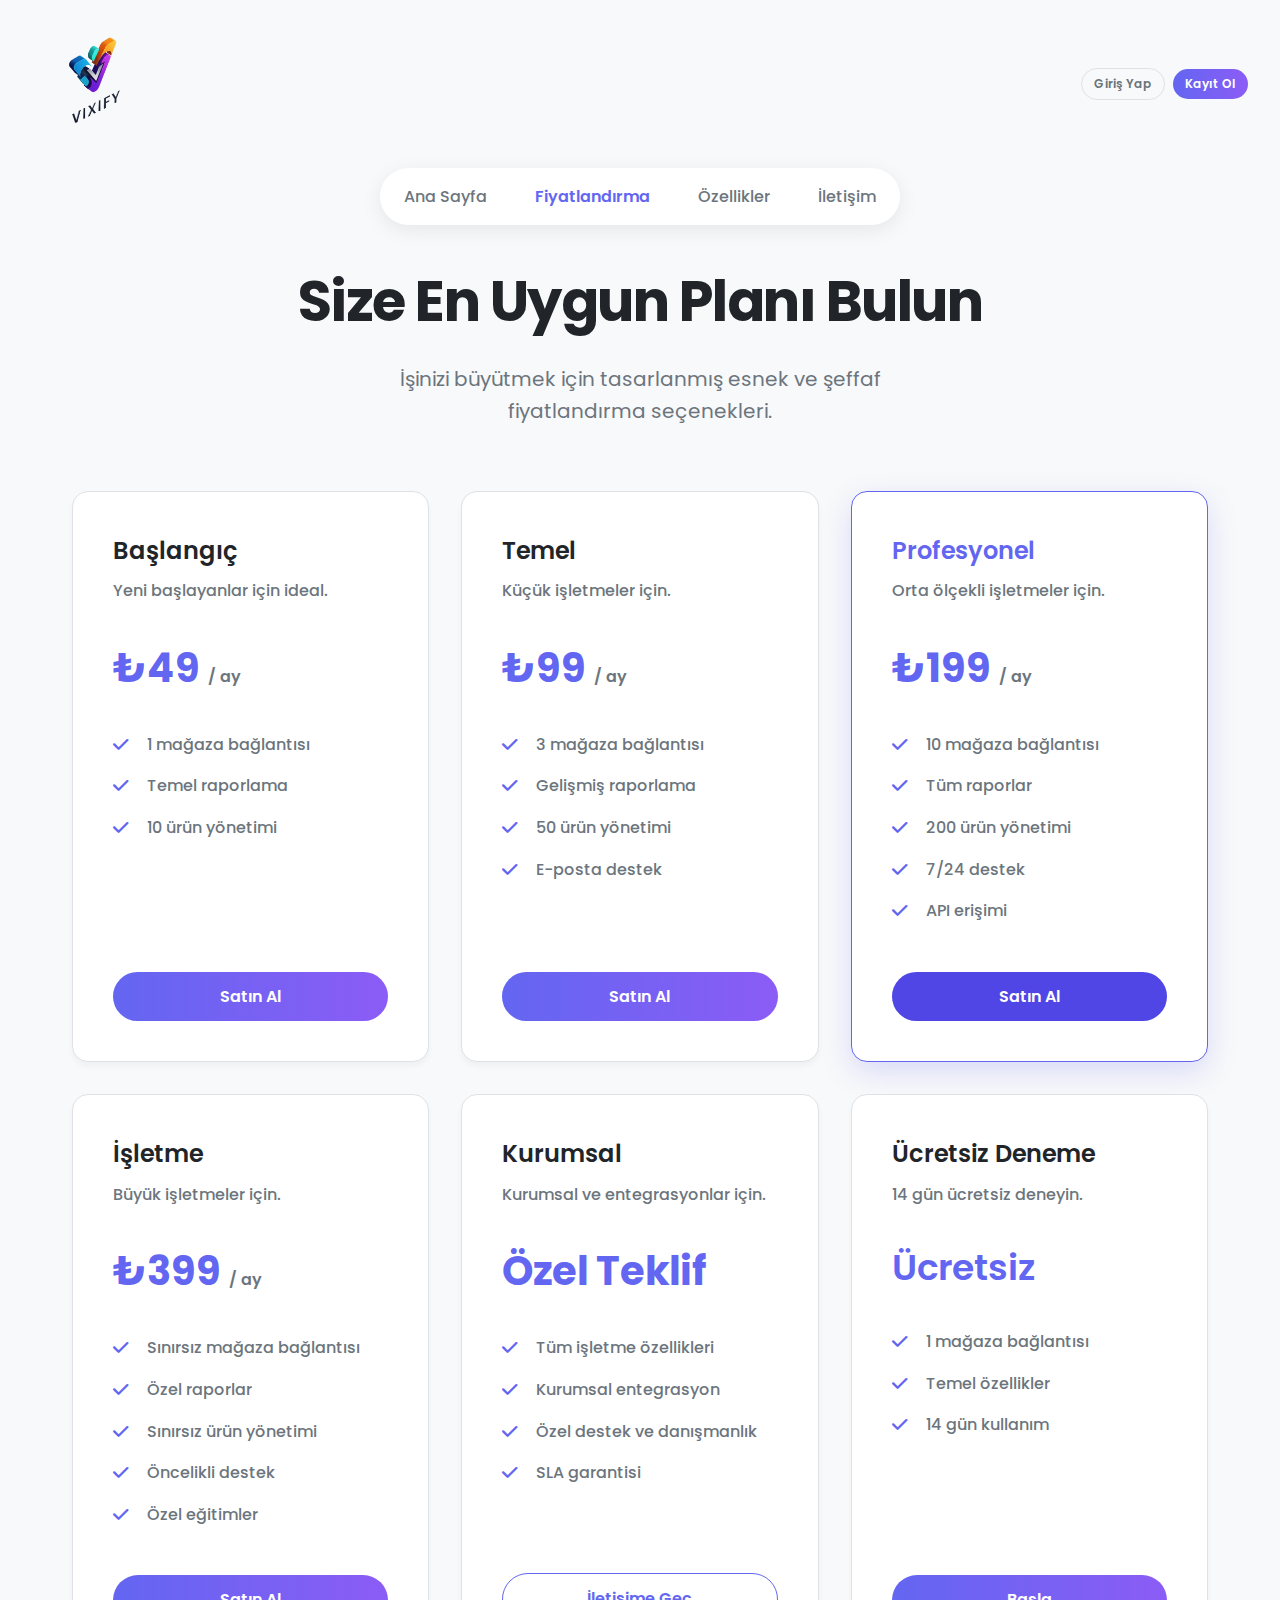
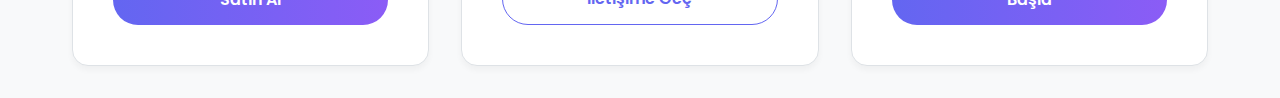
<file: index.html>
<!DOCTYPE html>
<html lang="tr">
<head>
    <meta charset="UTF-8" />
    <meta name="viewport" content="width=device-width, initial-scale=1" />
    <title>Vixify - Yeni Nesil Fiyatlandırma</title>
    <link rel="stylesheet" href="style.css" />
    <link rel="preconnect" href="https://fonts.googleapis.com" />
    <link rel="preconnect" href="https://fonts.gstatic.com" crossorigin />
    <link
      href="https://fonts.googleapis.com/css2?family=Poppins:wght@400;500;600;700&display=swap"
      rel="stylesheet"
    />
    <link
      rel="stylesheet"
      href="https://cdnjs.cloudflare.com/ajax/libs/font-awesome/6.5.1/css/all.min.css"
    />
</head>
<body>
    <header class="site-header">
        <div class="logo-container">
            <a href="/">
                <img src="vixify-logo.png" alt="Vixify Logosu" class="logo-image" />
            </a>
        </div>
        <div class="header-actions">
            <a href="#" class="header-button-secondary">Giriş Yap</a>
            <a href="#" class="header-button-primary">Kayıt Ol</a>
        </div>
    </header>

    <nav class="main-nav">
        <div class="nav-container">
            <div class="nav-menu">
                <a href="#" class="nav-link">Ana Sayfa</a>
                <a href="#" class="nav-link active">Fiyatlandırma</a>
                <a href="#" class="nav-link">Özellikler</a>
                <a href="#" class="nav-link">İletişim</a>
            </div>
        </div>
    </nav>

    <main class="content-container">
        <header class="page-header">
            <h1>Size En Uygun Planı Bulun</h1>
            <p class="subtitle">
                İşinizi büyütmek için tasarlanmış esnek ve şeffaf fiyatlandırma seçenekleri.
            </p>
        </header>

        <div class="pricing-grid">
            <div class="pricing-card">
                <h2 class="card-title">Başlangıç</h2>
                <p class="card-description">Yeni başlayanlar için ideal.</p>
                <p class="card-price">₺49 <span class="price-period">/ ay</span></p>
                <ul class="feature-list">
                    <li><i class="fa-solid fa-check"></i> 1 mağaza bağlantısı</li>
                    <li><i class="fa-solid fa-check"></i> Temel raporlama</li>
                    <li><i class="fa-solid fa-check"></i> 10 ürün yönetimi</li>
                </ul>
                <a href="#" class="card-button primary">Satın Al</a>
            </div>

            <div class="pricing-card">
                <h2 class="card-title">Temel</h2>
                <p class="card-description">Küçük işletmeler için.</p>
                <p class="card-price">₺99 <span class="price-period">/ ay</span></p>
                <ul class="feature-list">
                    <li><i class="fa-solid fa-check"></i> 3 mağaza bağlantısı</li>
                    <li><i class="fa-solid fa-check"></i> Gelişmiş raporlama</li>
                    <li><i class="fa-solid fa-check"></i> 50 ürün yönetimi</li>
                    <li><i class="fa-solid fa-check"></i> E-posta destek</li>
                </ul>
                <a href="#" class="card-button primary">Satın Al</a>
            </div>

            <div class="pricing-card popular">
                <h2 class="card-title">Profesyonel</h2>
                <p class="card-description">Orta ölçekli işletmeler için.</p>
                <p class="card-price">₺199 <span class="price-period">/ ay</span></p>
                <ul class="feature-list">
                    <li><i class="fa-solid fa-check"></i> 10 mağaza bağlantısı</li>
                    <li><i class="fa-solid fa-check"></i> Tüm raporlar</li>
                    <li><i class="fa-solid fa-check"></i> 200 ürün yönetimi</li>
                    <li><i class="fa-solid fa-check"></i> 7/24 destek</li>
                    <li><i class="fa-solid fa-check"></i> API erişimi</li>
                </ul>
                <a href="#" class="card-button primary">Satın Al</a>
            </div>

            <div class="pricing-card">
                <h2 class="card-title">İşletme</h2>
                <p class="card-description">Büyük işletmeler için.</p>
                <p class="card-price">₺399 <span class="price-period">/ ay</span></p>
                <ul class="feature-list">
                    <li><i class="fa-solid fa-check"></i> Sınırsız mağaza bağlantısı</li>
                    <li><i class="fa-solid fa-check"></i> Özel raporlar</li>
                    <li><i class="fa-solid fa-check"></i> Sınırsız ürün yönetimi</li>
                    <li><i class="fa-solid fa-check"></i> Öncelikli destek</li>
                    <li><i class="fa-solid fa-check"></i> Özel eğitimler</li>
                </ul>
                <a href="#" class="card-button primary">Satın Al</a>
            </div>

            <div class="pricing-card">
                <h2 class="card-title">Kurumsal</h2>
                <p class="card-description">Kurumsal ve entegrasyonlar için.</p>
                <p class="card-price">Özel Teklif</p>
                <ul class="feature-list">
                    <li><i class="fa-solid fa-check"></i> Tüm işletme özellikleri</li>
                    <li><i class="fa-solid fa-check"></i> Kurumsal entegrasyon</li>
                    <li><i class="fa-solid fa-check"></i> Özel destek ve danışmanlık</li>
                    <li><i class="fa-solid fa-check"></i> SLA garantisi</li>
                </ul>
                <a href="#" class="card-button">İletişime Geç</a>
            </div>

            <div class="pricing-card">
                <h2 class="card-title">Ücretsiz Deneme</h2>
                <p class="card-description">14 gün ücretsiz deneyin.</p>
                <p class="card-price-custom">Ücretsiz</p>
                <ul class="feature-list">
                    <li><i class="fa-solid fa-check"></i> 1 mağaza bağlantısı</li>
                    <li><i class="fa-solid fa-check"></i> Temel özellikler</li>
                    <li><i class="fa-solid fa-check"></i> 14 gün kullanım</li>
                </ul>
                <a href="#" class="card-button primary">Başla</a>
            </div>
        </div>
    </main>
</body>
</html>
</file>
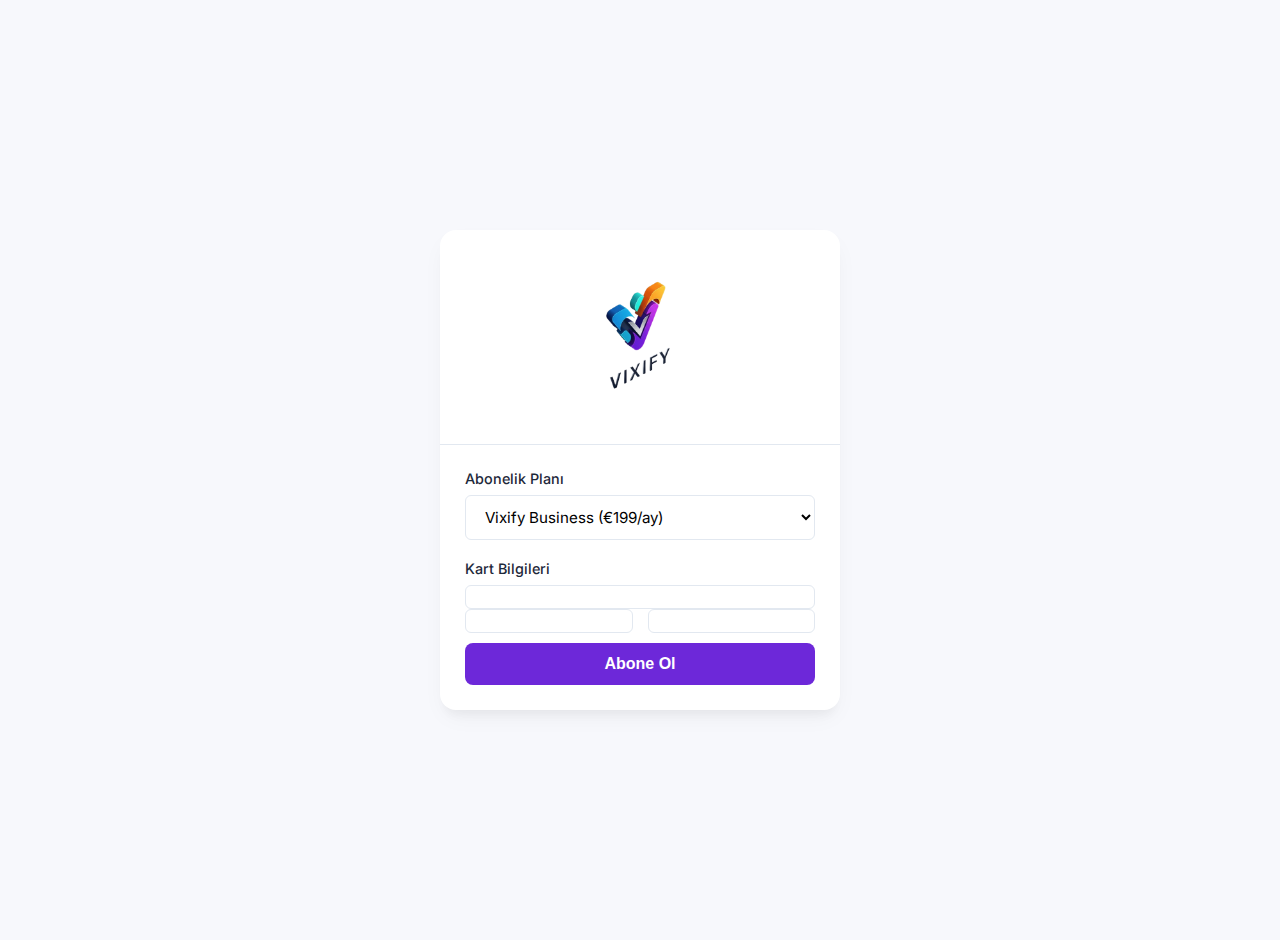
<file: odeme.html>
<!DOCTYPE html>
<html lang="tr">
<head>
    <meta charset="UTF-8">
    <meta name="viewport" content="width=device-width, initial-scale=1.0">
    <title>Vixify Güvenli Ödeme</title>
    <link rel="preconnect" href="https://fonts.googleapis.com">
    <link rel="preconnect" href="https://fonts.gstatic.com" crossorigin>
    <link href="https://fonts.googleapis.com/css2?family=Inter:wght@400;500;600&display=swap" rel="stylesheet">
    
    <style>
        :root {
            --primary-accent: #6D28D9; /* Morun şık bir tonu */
            --light-bg: #f7f8fc;
            --widget-bg: #FFFFFF;
            --text-dark: #1e293b;
            --text-light: #64748b;
            --border-color: #e2e8f0;
            --success-color: #10b981;
        }
        body {
            font-family: 'Inter', sans-serif;
            background-color: var(--light-bg);
            color: var(--text-dark);
            display: flex;
            justify-content: center;
            align-items: center;
            min-height: 100vh;
            margin: 0;
            padding: 20px;
        }
        .checkout-widget {
            background-color: var(--widget-bg);
            border-radius: 16px;
            box-shadow: 0 10px 25px -5px rgba(0,0,0,0.05), 0 10px 10px -5px rgba(0,0,0,0.04);
            max-width: 400px;
            width: 100%;
        }
        .widget-header {
            text-align: center;
            padding: 25px 30px;
            border-bottom: 1px solid var(--border-color);
        }
        .logo {
            /* Logo boyutu daha da büyütüldü */
            width: 160px; 
            height: auto;
        }
        .widget-body {
            padding: 25px;
            display: flex;
            flex-direction: column;
            gap: 20px;
        }
        .form-group h3 {
            margin: 0 0 8px 0;
            font-size: 0.9em;
            font-weight: 500;
            color: var(--text-dark);
        }
        select#price-select, .StripeElement {
            width: 100%;
            padding: 11px 15px;
            border-radius: 6px;
            border: 1px solid var(--border-color);
            font-size: 0.95em;
            font-family: 'Inter', sans-serif;
            transition: border-color 0.2s, box-shadow 0.2s;
            box-sizing: border-box; 
        }
        select#price-select {
             cursor: pointer;
             background-color: #fff;
        }
        .StripeElement--focus {
            border-color: var(--primary-accent);
            box-shadow: 0 0 0 2px rgba(109, 40, 217, 0.1);
            outline: none;
        }
        .card-details-row {
            display: flex;
            gap: 15px;
        }
        .card-details-row > div {
            flex: 1;
        }
        #submit-button {
            background-color: var(--primary-accent);
            color: white;
            border: none;
            padding: 12px;
            border-radius: 8px;
            font-size: 1em;
            font-weight: 600;
            cursor: pointer;
            transition: background-color 0.3s;
            width: 100%;
            margin-top: 10px;
        }
        #submit-button:hover {
            background-color: #5b21b6;
        }
        #card-errors {
            color: #dc2626;
            font-size: 0.85em;
        }
        #result {
            margin-top: 15px;
            background-color: #f1f5f9;
            border: 1px solid var(--border-color);
            color: var(--text-dark);
            padding: 12px;
            border-radius: 6px;
            font-family: monospace;
            font-size: 0.8em;
            word-wrap: break-word;
            line-height: 1.5;
        }

        @media (max-width: 420px) {
            .card-details-row {
                flex-direction: column; 
            }
            .logo {
                width: 130px; /* Mobilde logoyu biraz daha kompakt tutalım */
            }
        }
    </style>
</head>
<body>

    <div class="checkout-widget">
        <div class="widget-header">
            <img src="vixify-logo.png" alt="Vixify Logo" class="logo">
        </div>
        <div class="widget-body">
            <div class="form-group">
                <h3>Abonelik Planı</h3>
                <select id="price-select">
                    <option value="price_1RYNQhKl9OcBA8FDtzOuaTVH">Vixify Micro (€49/ay)</option>
                    <option value="price_1RYNRCKl9OcBA8FDwY4NbRW4">Vixify Starter (€99/ay)</option>
                    <option value="price_1RYNRfKl9OcBA8FDvYHM0eds">Vixify Growth (€149/ay)</option>
                    <option value="price_1RYNS3Kl9OcBA8FDHfbeSmkI" selected>Vixify Business (€199/ay)</option>
                    <option value="price_1RYNSKKl9OcBA8FDbsVfpW3p">Vixify Pro (€399/ay)</option>
                </select>
            </div>
            
            <form id="payment-form">
                <div class="form-group">
                    <h3>Kart Bilgileri</h3>
                    <div id="card-number-element" class="StripeElement"></div>
                </div>
                <div class="card-details-row">
                    <div class="form-group">
                        <div id="card-expiry-element" class="StripeElement"></div>
                    </div>
                    <div class="form-group">
                        <div id="card-cvc-element" class="StripeElement"></div>
                    </div>
                </div>
                <button id="submit-button" type="submit">Abone Ol</button>
                <div id="card-errors" role="alert"></div>
            </form>

            <pre id="result" style="display: none;"></pre>
        </div>
    </div>

    <script src="https://js.stripe.com/v3/"></script>
    <script>
        window.onload = () => {
            const urlParams = new URLSearchParams(window.location.search);
            const priceIdFromUrl = urlParams.get('plan');
            const priceSelect = document.getElementById('price-select');
            if (priceIdFromUrl && priceSelect.querySelector(`[value="${priceIdFromUrl}"]`)) {
                priceSelect.value = priceIdFromUrl;
            }
            updateSubmitButtonText();
        };

        const stripe = Stripe('pk_test_51RCMx0Kl9OcBA8FDNIQ3bJofzCEFqusmDxVe17lEvXiCrKonJ71UUJs97ObSjMPj7t3Pf9hsgTZmKLW9pahe6EGi00MYSYz9JF', {
            link_authentication: 'never' 
        });

        const elements = stripe.elements();
        const style = {
            base: {
                color: '#32325d',
                fontFamily: '"Inter", sans-serif',
                fontSmoothing: 'antialiased',
                fontSize: '16px',
                '::placeholder': { color: '#aab7c4' }
            },
            invalid: { color: '#fa755a', iconColor: '#fa755a' }
        };

        const cardNumber = elements.create('cardNumber', { style: style });
        cardNumber.mount('#card-number-element');

        const cardExpiry = elements.create('cardExpiry', { style: style });
        cardExpiry.mount('#card-expiry-element');

        const cardCvc = elements.create('cardCvc', { style: style });
        cardCvc.mount('#card-cvc-element');

        const form = document.getElementById('payment-form');
        const submitButton = document.getElementById('submit-button');
        const cardErrors = document.getElementById('card-errors');
        const priceSelect = document.getElementById('price-select');
        const resultElement = document.getElementById('result');

        function updateSubmitButtonText() {
            const selectedOption = priceSelect.options[priceSelect.selectedIndex];
            const priceText = selectedOption.text.match(/€\d+/);
            if (priceText) {
                submitButton.textContent = `${priceText[0]} Değerinde Abone Ol`;
            }
        }
        priceSelect.addEventListener('change', updateSubmitButtonText);

        form.addEventListener('submit', async (event) => {
            event.preventDefault();
            submitButton.disabled = true;

            const { paymentMethod, error } = await stripe.createPaymentMethod({
                type: 'card',
                card: cardNumber,
            });

            if (error) {
                cardErrors.textContent = error.message;
                submitButton.disabled = false;
            } else {
                cardErrors.textContent = '';
                resultElement.textContent = `Ödeme Metodu ID'si: ${paymentMethod.id}\nSeçilen Fiyat ID'si: ${priceSelect.value}`;
                resultElement.style.display = 'block';
            }
        });
    </script>

</body>
</html>
</file>
<file: style.css>
:root {
    --bg-main: #F8F9FA;
    --bg-card: #FFFFFF;
    --border-color: #DEE2E6;
    --primary-accent: #6366F1;
    --primary-gradient: linear-gradient(90deg, #6366F1 0%, #8B5CF6 100%);
    --text-primary: #212529;
    --text-secondary: #6C757D;
    --glow-color: rgba(99, 102, 241, 0.2);
}

*, *::before, *::after {
    box-sizing: border-box;
    margin: 0;
    padding: 0;
}

body {
    font-family: 'Poppins', sans-serif;
    background-color: var(--bg-main);
    color: var(--text-primary);
    line-height: 1.6;
}

.site-header {
    display: flex;
    justify-content: space-between;
    align-items: center; /* Düzenlendi: logo ve butonları aynı hizada */
    padding: 1rem 2rem 0 2rem;
}

.logo-container {
    text-align: left;
}

.logo-image {
    height: 128px;
    width: auto;
}

.header-actions {
    display: flex;
    align-items: center;
    gap: 0.5rem;
    /* margin-top kaldırıldı, logo ile aynı hizada olsun diye */
}

.header-button-secondary,
.header-button-primary {
    font-size: 0.75rem;
    padding: 0.35rem 0.75rem;
    border-radius: 99px;
    font-weight: 600;
    text-decoration: none;
    display: inline-block;
}

.header-button-secondary {
    background: transparent;
    color: var(--text-secondary);
    border: 1px solid var(--border-color);
    transition: all 0.3s ease;
}

.header-button-secondary:hover {
    color: var(--text-primary);
    background-color: #E9ECEF;
}

.header-button-primary {
    background: var(--primary-gradient);
    color: #fff;
    transition: transform 0.3s ease, box-shadow 0.3s ease;
    border: none;
}

.header-button-primary:hover {
    transform: translateY(-2px);
    box-shadow: 0 4px 15px rgba(0, 0, 0, 0.1);
}

.main-nav {
    width: fit-content;
    margin: 1rem auto 0 auto;
    background-color: var(--bg-card);
    border-radius: 99px;
    padding: 0.75rem 1rem;
    box-shadow: 0 5px 20px rgba(0,0,0,0.08);
}

.nav-container {
    display: flex;
    justify-content: center;
    align-items: center;
    gap: 1rem;
}

.nav-menu {
    display: flex;
    gap: 2rem;
}

.nav-link {
    text-decoration: none;
    color: var(--text-secondary);
    font-weight: 500;
    transition: color 0.3s ease;
    position: relative;
    padding: 0.25rem 0.5rem;
}

.nav-link:hover {
    color: var(--text-primary);
}

.nav-link.active {
    color: var(--primary-accent);
    font-weight: 600;
}

.content-container {
    max-width: 1200px;
    margin: 0 auto;
    padding: 2rem;
}

.page-header {
    text-align: center;
    margin-bottom: 4rem;
}

.page-header h1 {
    font-size: 3.5rem;
    font-weight: 700;
    letter-spacing: -1.5px;
    margin-bottom: 1rem;
}

.page-header .subtitle {
    font-size: 1.25rem;
    color: var(--text-secondary);
    max-width: 600px;
    margin: 0 auto;
}

.pricing-grid {
    display: grid;
    grid-template-columns: repeat(auto-fit, minmax(320px, 1fr));
    gap: 2rem;
}

.pricing-card {
    background-color: var(--bg-card);
    border: 1px solid var(--border-color);
    border-radius: 16px;
    padding: 2.5rem;
    display: flex;
    flex-direction: column;
    transition: transform 0.3s ease, box-shadow 0.3s ease;
    box-shadow: 0 4px 6px rgba(0,0,0,0.04);
    position: relative;
}

.pricing-card:hover {
    transform: translateY(-10px);
    box-shadow: 0 10px 20px rgba(0,0,0,0.07);
}

.card-title {
    font-size: 1.5rem;
    font-weight: 600;
    margin-bottom: 0.5rem;
}

.card-description {
    color: var(--text-secondary);
    margin-bottom: 2rem;
    font-weight: 500;
}

.card-price {
    font-size: 2.5rem;
    font-weight: 700;
    margin-bottom: 2rem;
    color: var(--primary-accent);
}

.price-period {
    font-size: 1rem;
    font-weight: 600;
    color: var(--text-secondary);
}

.card-price-custom {
    font-size: 2.25rem;
    font-weight: 600;
    margin-bottom: 2rem;
    color: var(--primary-accent);
}

.feature-list {
    list-style: none;
    margin-bottom: 3rem;
    display: flex;
    flex-direction: column;
    gap: 1rem;
    color: var(--text-secondary);
    font-weight: 500;
}

.feature-list li {
    display: flex;
    align-items: center;
    gap: 1rem;
}

.feature-list li i.fa-check {
    color: var(--primary-accent);
    min-width: 18px;
    font-size: 1.1rem;
}

.card-button {
    margin-top: auto;
    padding: 0.75rem 1.5rem;
    font-weight: 600;
    font-size: 1rem;
    border-radius: 99px;
    cursor: pointer;
    text-decoration: none;
    display: inline-flex;
    justify-content: center;
    align-items: center;
    border: 1px solid var(--primary-accent);
    color: var(--primary-accent);
    background: transparent;
    transition: all 0.3s ease;
    user-select: none;
}

.card-button.primary {
    background: var(--primary-gradient);
    color: #fff;
    border: none;
}

.card-button.primary:hover {
    background: #4f46e5;
    box-shadow: 0 8px 15px rgba(79, 70, 229, 0.3);
}

.card-button:hover {
    background-color: var(--primary-accent);
    color: #fff;
    border-color: var(--primary-accent);
}

.pricing-card.popular {
    border-color: var(--primary-accent);
    box-shadow: 0 10px 30px var(--glow-color);
}

.pricing-card.popular .card-title {
    color: var(--primary-accent);
}

.pricing-card.popular .card-button.primary {
    background: #4f46e5;
}

@media (max-width: 480px) {
    .page-header h1 {
        font-size: 2.5rem;
    }
}
</file>
